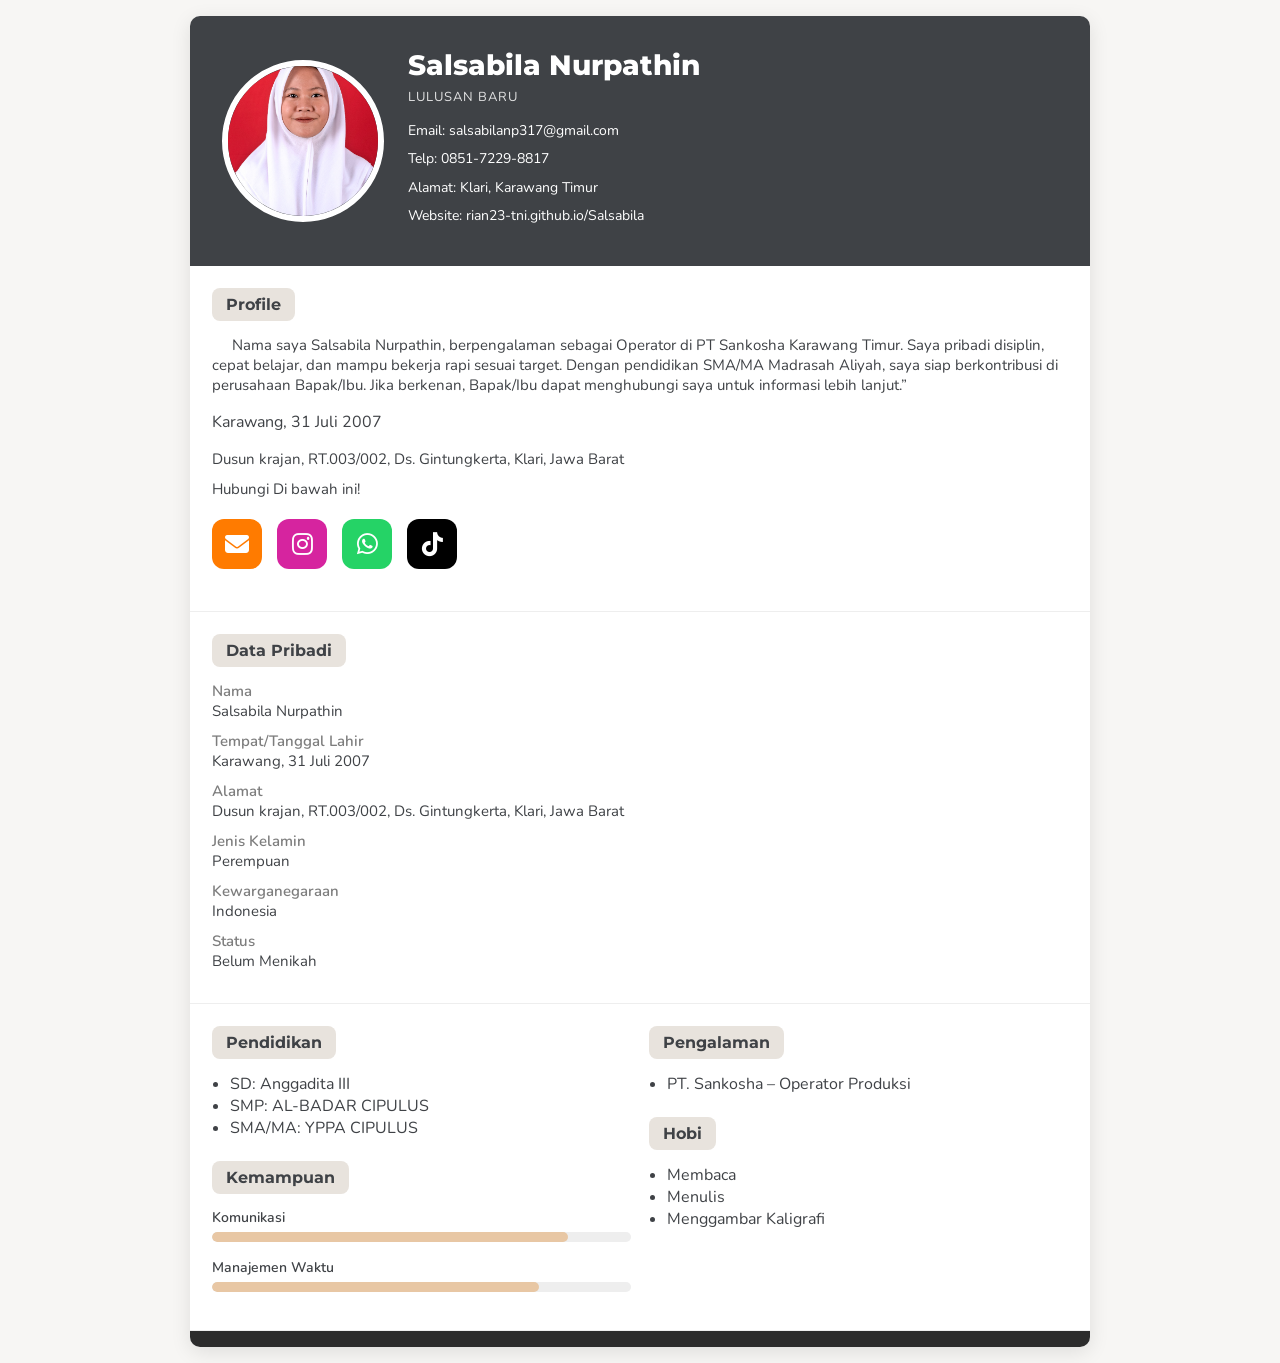
<file: index.htm>
<!DOCTYPE html>
<html lang="id">
<head>
<meta charset="UTF-8">
<meta name="viewport" content="width=device-width, initial-scale=1.0">
<title>CV Responsive - Salsabila</title>
<link rel="stylesheet" href="https://cdnjs.cloudflare.com/ajax/libs/font-awesome/6.5.0/css/all.min.css">
<link href="https://fonts.googleapis.com/css2?family=Montserrat:wght@600;700;800&family=Nunito:wght@300;400;600&display=swap" rel="stylesheet">

<style>
/* ===========================
   MOBILE FIRST BASE STYLE
   =========================== */

:root {
  --dark: #3f4246;
  --accent: #e8e3dd;
  --peach: #e8c7a4;
  --muted: #7d7d7d;
}

body {
  margin: 0;
  padding: 0;
  font-family: Nunito, sans-serif;
  background: #f7f6f4;
  color: var(--dark);
}

/* WRAPPER */
.cv {
  max-width: 900px;
  margin: 16px auto;
  background: #fff;
  border-radius: 10px;
  overflow: hidden;
  box-shadow: 0 5px 20px rgba(0,0,0,0.1);
}

/* HEADER (MOBILE = CENTER) */
.cv-header {
  text-align: center;
  padding: 24px;
  background: #3f4246;
  color: white;
}

.photo {
  width: 140px;
  height: 140px;
  border-radius: 50%;
  border: 6px solid white;
  object-fit: cover;
  margin-bottom: 14px;
}

.name {
  margin: 0;
  font-size: 28px;
  font-weight: 800;
  font-family: Montserrat, sans-serif;
}

.subtitle {
  margin-top: 6px;
  font-size: 13px;
  letter-spacing: 1px;
  opacity: .85;
}

.contact {
  margin-top: 14px;
  font-size: 14px;
  line-height: 1.6;
}

.contact div {
  margin-bottom: 6px;
}

/* BODY SECTION */
.section {
  padding: 22px;
  border-bottom: 1px solid #eee;
}
   
li.indent {
   text-indent: 20px;
} 

.social-container {
    display: flex;
    gap: 15px;
    margin: 20px 0;
}

.social-container .icon {
    width: 50px;
    height: 50px;
    border-radius: 12px;
    display: flex;
    justify-content: center;
    align-items: center;
    text-decoration: none;
    font-size: 24px;
    color: white;
    transition: 0.3s;
}

/* Warna tiap icon */
.email { background: #ff7b00; }
.instagram { background: #d6249f; }
.whatsapp { background: #25D366; }
.tiktok { background: #000; }

/* Efek hover */
.icon:hover {
    transform: translateY(-5px);
    box-shadow: 0 8px 20px rgba(0,0,0,0.2);
}
   
.section-title {
  display: inline-block;
  background: var(--accent);
  padding: 7px 14px;
  border-radius: 8px;
  font-weight: 700;
  font-family: Montserrat, sans-serif;
  margin-bottom: 14px;
}

/* PERSONAL DATA LIST */
.data-list {
  list-style: none;
  padding: 0;
  margin: 0;
}

.data-list li {
  margin-bottom: 10px;
  font-size: 15px;
}

.data-label {
  font-weight: 600;
  color: var(--muted);
  display: block;
}

/* LIST */
ul.clean {
  margin: 0;
  padding-left: 18px;
}

/* SKILL BAR */
.skill {
  margin-bottom: 16px;
}

.skill-name {
  font-weight: 600;
  font-size: 14px;
  margin-bottom: 5px;
}

.skill-bar {
  width: 100%;
  height: 10px;
  background: #eee;
  border-radius: 10px;
  overflow: hidden;
}

.skill-bar span {
  display: block;
  height: 100%;
  background: var(--peach);
  border-radius: 10px;
}

/* FOOTER */
.footer {
  background: #2c2c2c;
  height: 16px;
}


/* ===========================
   RESPONSIVE DESKTOP
   =========================== */

@media (min-width: 700px) {

  /* Header berubah ke layout kiri-kanan */
  .cv-header {
    display: flex;
    text-align: left;
    align-items: center;
    gap: 24px;
    padding: 32px;
  }

  .photo {
    margin: 0;
    width: 150px;
    height: 150px;
  }

  /* Body menjadi 2 kolom */
  .grid-2 {
    display: grid;
    grid-template-columns: 1fr 1fr;
    gap: 18px;
  }
}

</style>
</head>
<body>

<div class="cv">

  <!-- HEADER -->
  <header class="cv-header">
    <img src="SALSABILA NURPATHIN.jpg" class="photo">

    <div>
      <h1 class="name">Salsabila Nurpathin</h1>
      <p class="subtitle">LULUSAN BARU</p>

      <div class="contact">
        <div>Email: salsabilanp317@gmail.com</div>
        <div>Telp: 0851-7229-8817</div>
        <div>Alamat: Klari, Karawang Timur</div>
        <div>Website: rian23-tni.github.io/Salsabila</div>
      </div>
    </div>
  </header>

   <!-- PROFILE -->
     <section class="section">
    <div class="section-title">Profile</div>

    <ul class="data-list">
      <li class="indent">Nama saya Salsabila Nurpathin, berpengalaman sebagai Operator di PT Sankosha Karawang Timur. Saya pribadi disiplin, cepat belajar, dan mampu bekerja rapi sesuai target. Dengan pendidikan SMA/MA Madrasah Aliyah, saya siap berkontribusi di perusahaan Bapak/Ibu. Jika berkenan, Bapak/Ibu dapat menghubungi saya untuk informasi lebih lanjut.”</li>
      <p>Karawang, 31 Juli 2007</p>
      <li>Dusun krajan, RT.003/002, Ds. Gintungkerta, Klari, Jawa Barat</li>
      <li>Hubungi Di bawah ini! </li>
 
    </ul>
        <div class="social-container">
           <a href="mailto:salsabilan317@gmail.com" class="icon email"><i class="fa-solid fa-envelope"></i></a>
           <a href="https://Instagram.com/s.bilaaap_" class="icon instagram"><i class="fa-brands fa-instagram"></i></a>
           <a href="https://wa.me/+6285172298817?text=Hello%20Saya%20Salsabila%20Nurpathin%20😀" class="icon whatsapp"><i class="fa-brands fa-whatsapp"></i></a>
           <a href="https://www.tiktok.com/@wh0oshebyll_" class="icon tiktok"><i class="fa-brands fa-tiktok"></i></a>
        </div>
  </section>

  <!-- DATA PRIBADI -->
  <section class="section">
    <div class="section-title">Data Pribadi</div>

    <ul class="data-list">
      <li><span class="data-label">Nama</span>Salsabila Nurpathin</li>
      <li><span class="data-label">Tempat/Tanggal Lahir</span>Karawang, 31 Juli 2007</li>
      <li><span class="data-label">Alamat</span>Dusun krajan, RT.003/002, Ds. Gintungkerta, Klari, Jawa Barat</li>
      <li><span class="data-label">Jenis Kelamin</span>Perempuan</li>
      <li><span class="data-label">Kewarganegaraan</span>Indonesia</li>
      <li><span class="data-label">Status</span>Belum Menikah</li>
    </ul>
  </section>

  <!-- 2 KOLUM RESPONSIVE -->
  <section class="section grid-2">

    <!-- LEFT SIDE -->
    <div>

      <div class="section-title">Pendidikan</div>
      <ul class="clean">
        <li>SD: Anggadita III</li>
        <li>SMP: AL-BADAR CIPULUS</li>
        <li>SMA/MA: YPPA CIPULUS</li>
      </ul>

      <br>

      <div class="section-title">Kemampuan</div>
      <div class="skill">
        <div class="skill-name">Komunikasi</div>
        <div class="skill-bar"><span style="width:85%"></span></div>
      </div>

      <div class="skill">
        <div class="skill-name">Manajemen Waktu</div>
        <div class="skill-bar"><span style="width:78%"></span></div>
      </div>

    </div>

    <!-- RIGHT SIDE -->
    <div>

      <div class="section-title">Pengalaman</div>
      <ul class="clean">
        <li>PT. Sankosha – Operator Produksi</li>
      </ul>

      <br>

      <div class="section-title">Hobi</div>
      <ul class="clean">
        <li>Membaca</li>
        <li>Menulis</li>
        <li>Menggambar Kaligrafi</li>
      </ul>

    </div>

  </section>

  <!-- FOOTER STRIP -->
  <div class="footer"></div>

</div>

</body>
</html>
</file>
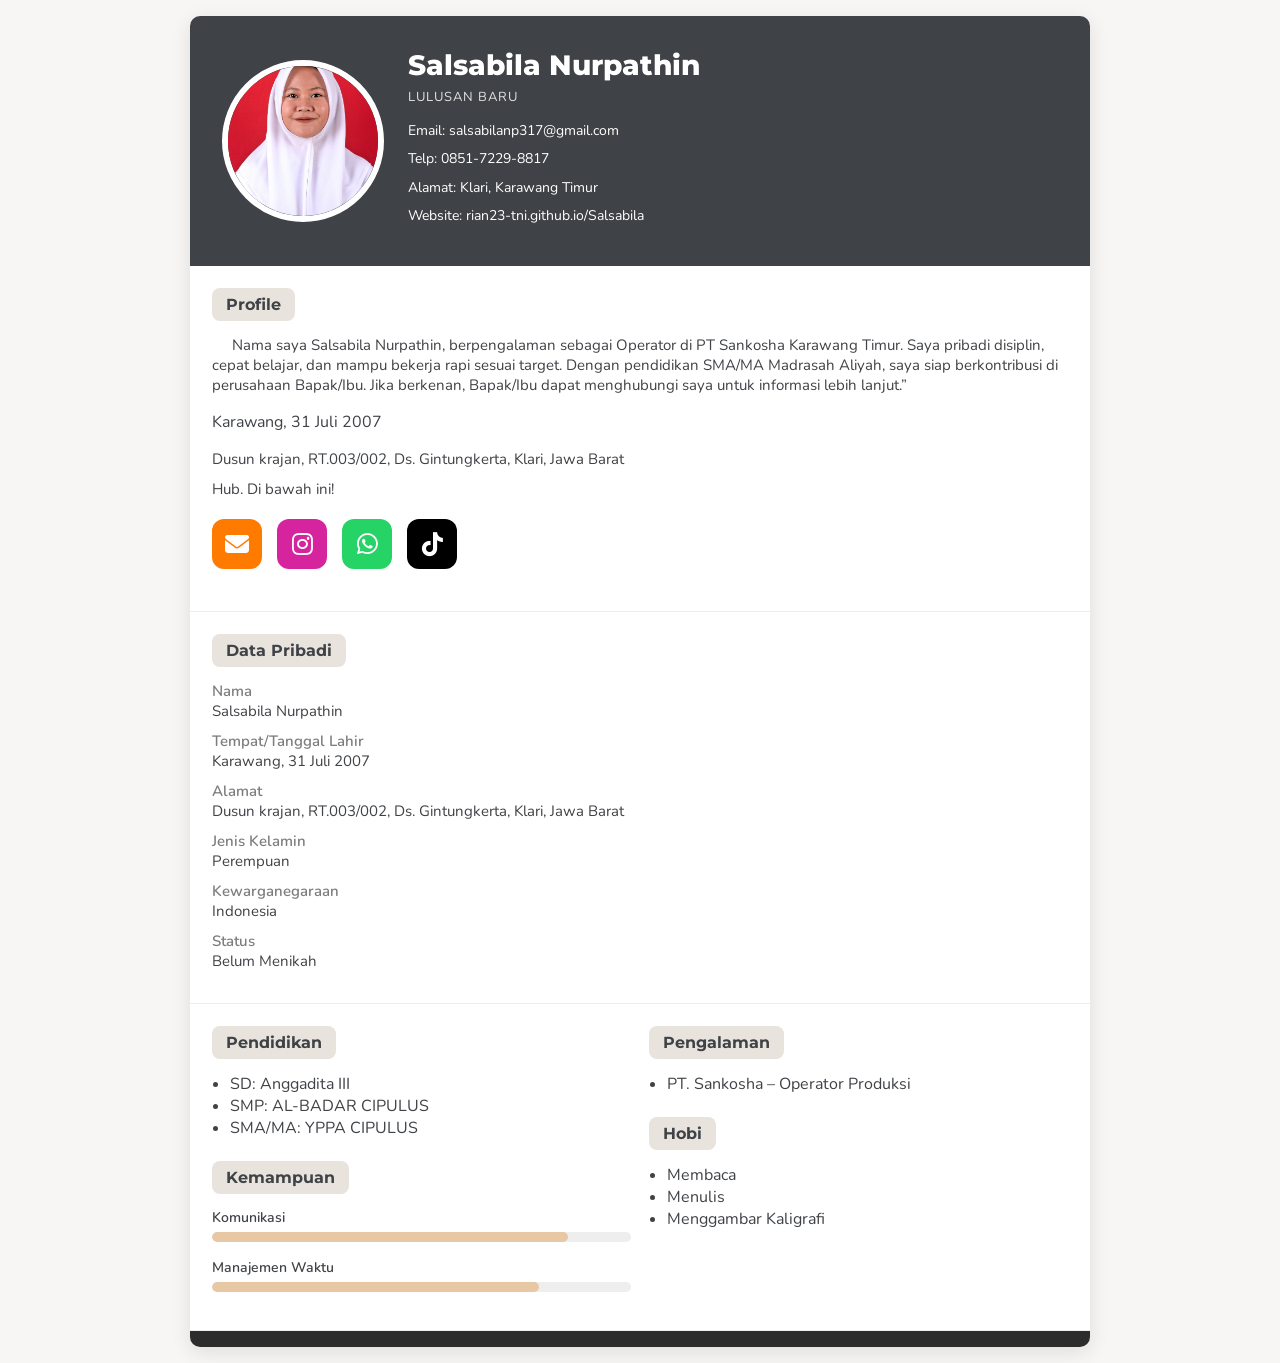
<file: index (1).html>
<!DOCTYPE html>
<html lang="id">
<head>
<meta charset="UTF-8">
<meta name="viewport" content="width=device-width, initial-scale=1.0">
<title>CV Responsive - Salsabila</title>
<link rel="stylesheet" href="https://cdnjs.cloudflare.com/ajax/libs/font-awesome/6.5.0/css/all.min.css">
<link href="https://fonts.googleapis.com/css2?family=Montserrat:wght@600;700;800&family=Nunito:wght@300;400;600&display=swap" rel="stylesheet">

<style>
/* ===========================
   MOBILE FIRST BASE STYLE
   =========================== */

:root {
  --dark: #3f4246;
  --accent: #e8e3dd;
  --peach: #e8c7a4;
  --muted: #7d7d7d;
}

body {
  margin: 0;
  padding: 0;
  font-family: Nunito, sans-serif;
  background: #f7f6f4;
  color: var(--dark);
}

/* WRAPPER */
.cv {
  max-width: 900px;
  margin: 16px auto;
  background: #fff;
  border-radius: 10px;
  overflow: hidden;
  box-shadow: 0 5px 20px rgba(0,0,0,0.1);
}

/* HEADER (MOBILE = CENTER) */
.cv-header {
  text-align: center;
  padding: 24px;
  background: #3f4246;
  color: white;
}

.photo {
  width: 140px;
  height: 140px;
  border-radius: 50%;
  border: 6px solid white;
  object-fit: cover;
  margin-bottom: 14px;
}

.name {
  margin: 0;
  font-size: 28px;
  font-weight: 800;
  font-family: Montserrat, sans-serif;
}

.subtitle {
  margin-top: 6px;
  font-size: 13px;
  letter-spacing: 1px;
  opacity: .85;
}

.contact {
  margin-top: 14px;
  font-size: 14px;
  line-height: 1.6;
}

.contact div {
  margin-bottom: 6px;
}

/* BODY SECTION */
.section {
  padding: 22px;
  border-bottom: 1px solid #eee;
}
   
li.indent {
   text-indent: 20px;
} 

.social-container {
    display: flex;
    gap: 15px;
    margin: 20px 0;
}

.social-container .icon {
    width: 50px;
    height: 50px;
    border-radius: 12px;
    display: flex;
    justify-content: center;
    align-items: center;
    text-decoration: none;
    font-size: 24px;
    color: white;
    transition: 0.3s;
}

/* Warna tiap icon */
.email { background: #ff7b00; }
.instagram { background: #d6249f; }
.whatsapp { background: #25D366; }
.tiktok { background: #000; }

/* Efek hover */
.icon:hover {
    transform: translateY(-5px);
    box-shadow: 0 8px 20px rgba(0,0,0,0.2);
}
   
.section-title {
  display: inline-block;
  background: var(--accent);
  padding: 7px 14px;
  border-radius: 8px;
  font-weight: 700;
  font-family: Montserrat, sans-serif;
  margin-bottom: 14px;
}

/* PERSONAL DATA LIST */
.data-list {
  list-style: none;
  padding: 0;
  margin: 0;
}

.data-list li {
  margin-bottom: 10px;
  font-size: 15px;
}

.data-label {
  font-weight: 600;
  color: var(--muted);
  display: block;
}

/* LIST */
ul.clean {
  margin: 0;
  padding-left: 18px;
}

/* SKILL BAR */
.skill {
  margin-bottom: 16px;
}

.skill-name {
  font-weight: 600;
  font-size: 14px;
  margin-bottom: 5px;
}

.skill-bar {
  width: 100%;
  height: 10px;
  background: #eee;
  border-radius: 10px;
  overflow: hidden;
}

.skill-bar span {
  display: block;
  height: 100%;
  background: var(--peach);
  border-radius: 10px;
}

/* FOOTER */
.footer {
  background: #2c2c2c;
  height: 16px;
}


/* ===========================
   RESPONSIVE DESKTOP
   =========================== */

@media (min-width: 700px) {

  /* Header berubah ke layout kiri-kanan */
  .cv-header {
    display: flex;
    text-align: left;
    align-items: center;
    gap: 24px;
    padding: 32px;
  }

  .photo {
    margin: 0;
    width: 150px;
    height: 150px;
  }

  /* Body menjadi 2 kolom */
  .grid-2 {
    display: grid;
    grid-template-columns: 1fr 1fr;
    gap: 18px;
  }
}

</style>
</head>
<body>

<div class="cv">

  <!-- HEADER -->
  <header class="cv-header">
    <img src="SALSABILA NURPATHIN.jpg" class="photo">

    <div>
      <h1 class="name">Salsabila Nurpathin</h1>
      <p class="subtitle">LULUSAN BARU</p>

      <div class="contact">
        <div>Email: salsabilanp317@gmail.com</div>
        <div>Telp: 0851-7229-8817</div>
        <div>Alamat: Klari, Karawang Timur</div>
        <div>Website: rian23-tni.github.io/Salsabila</div>
      </div>
    </div>
  </header>

   <!-- PROFILE -->
     <section class="section">
    <div class="section-title">Profile</div>

    <ul class="data-list">
      <li class="indent">Nama saya Salsabila Nurpathin, berpengalaman sebagai Operator di PT Sankosha Karawang Timur. Saya pribadi disiplin, cepat belajar, dan mampu bekerja rapi sesuai target. Dengan pendidikan SMA/MA Madrasah Aliyah, saya siap berkontribusi di perusahaan Bapak/Ibu. Jika berkenan, Bapak/Ibu dapat menghubungi saya untuk informasi lebih lanjut.”</li>
      <p>Karawang, 31 Juli 2007</p>
      <li>Dusun krajan, RT.003/002, Ds. Gintungkerta, Klari, Jawa Barat</li>
      <li>Hub. Di bawah ini! </li>
 
    </ul>
        <div class="social-container">
           <a href="mailto:salsabilan317@gmail.com" class="icon email"><i class="fa-solid fa-envelope"></i></a>
           <a href="https://instagram.com/@brian_tio23" class="icon instagram"><i class="fa-brands fa-instagram"></i></a>
           <a href="https://wa.me/+628815803490?text=bi%20aca%20mau%20nikah%20☺%20hehehe" " class="icon whatsapp"><i class="fa-brands fa-whatsapp"></i></a>
           <a href="https://www.tiktok.com/@brian_tio23" class="icon tiktok"><i class="fa-brands fa-tiktok"></i></a>
        </div>
  </section>

  <!-- DATA PRIBADI -->
  <section class="section">
    <div class="section-title">Data Pribadi</div>

    <ul class="data-list">
      <li><span class="data-label">Nama</span>Salsabila Nurpathin</li>
      <li><span class="data-label">Tempat/Tanggal Lahir</span>Karawang, 31 Juli 2007</li>
      <li><span class="data-label">Alamat</span>Dusun krajan, RT.003/002, Ds. Gintungkerta, Klari, Jawa Barat</li>
      <li><span class="data-label">Jenis Kelamin</span>Perempuan</li>
      <li><span class="data-label">Kewarganegaraan</span>Indonesia</li>
      <li><span class="data-label">Status</span>Belum Menikah</li>
    </ul>
  </section>

  <!-- 2 KOLUM RESPONSIVE -->
  <section class="section grid-2">

    <!-- LEFT SIDE -->
    <div>

      <div class="section-title">Pendidikan</div>
      <ul class="clean">
        <li>SD: Anggadita III</li>
        <li>SMP: AL-BADAR CIPULUS</li>
        <li>SMA/MA: YPPA CIPULUS</li>
      </ul>

      <br>

      <div class="section-title">Kemampuan</div>
      <div class="skill">
        <div class="skill-name">Komunikasi</div>
        <div class="skill-bar"><span style="width:85%"></span></div>
      </div>

      <div class="skill">
        <div class="skill-name">Manajemen Waktu</div>
        <div class="skill-bar"><span style="width:78%"></span></div>
      </div>

    </div>

    <!-- RIGHT SIDE -->
    <div>

      <div class="section-title">Pengalaman</div>
      <ul class="clean">
        <li>PT. Sankosha – Operator Produksi</li>
      </ul>

      <br>

      <div class="section-title">Hobi</div>
      <ul class="clean">
        <li>Membaca</li>
        <li>Menulis</li>
        <li>Menggambar Kaligrafi</li>
      </ul>

    </div>

  </section>

  <!-- FOOTER STRIP -->
  <div class="footer"></div>

</div>

</body>
</html>
</file>
